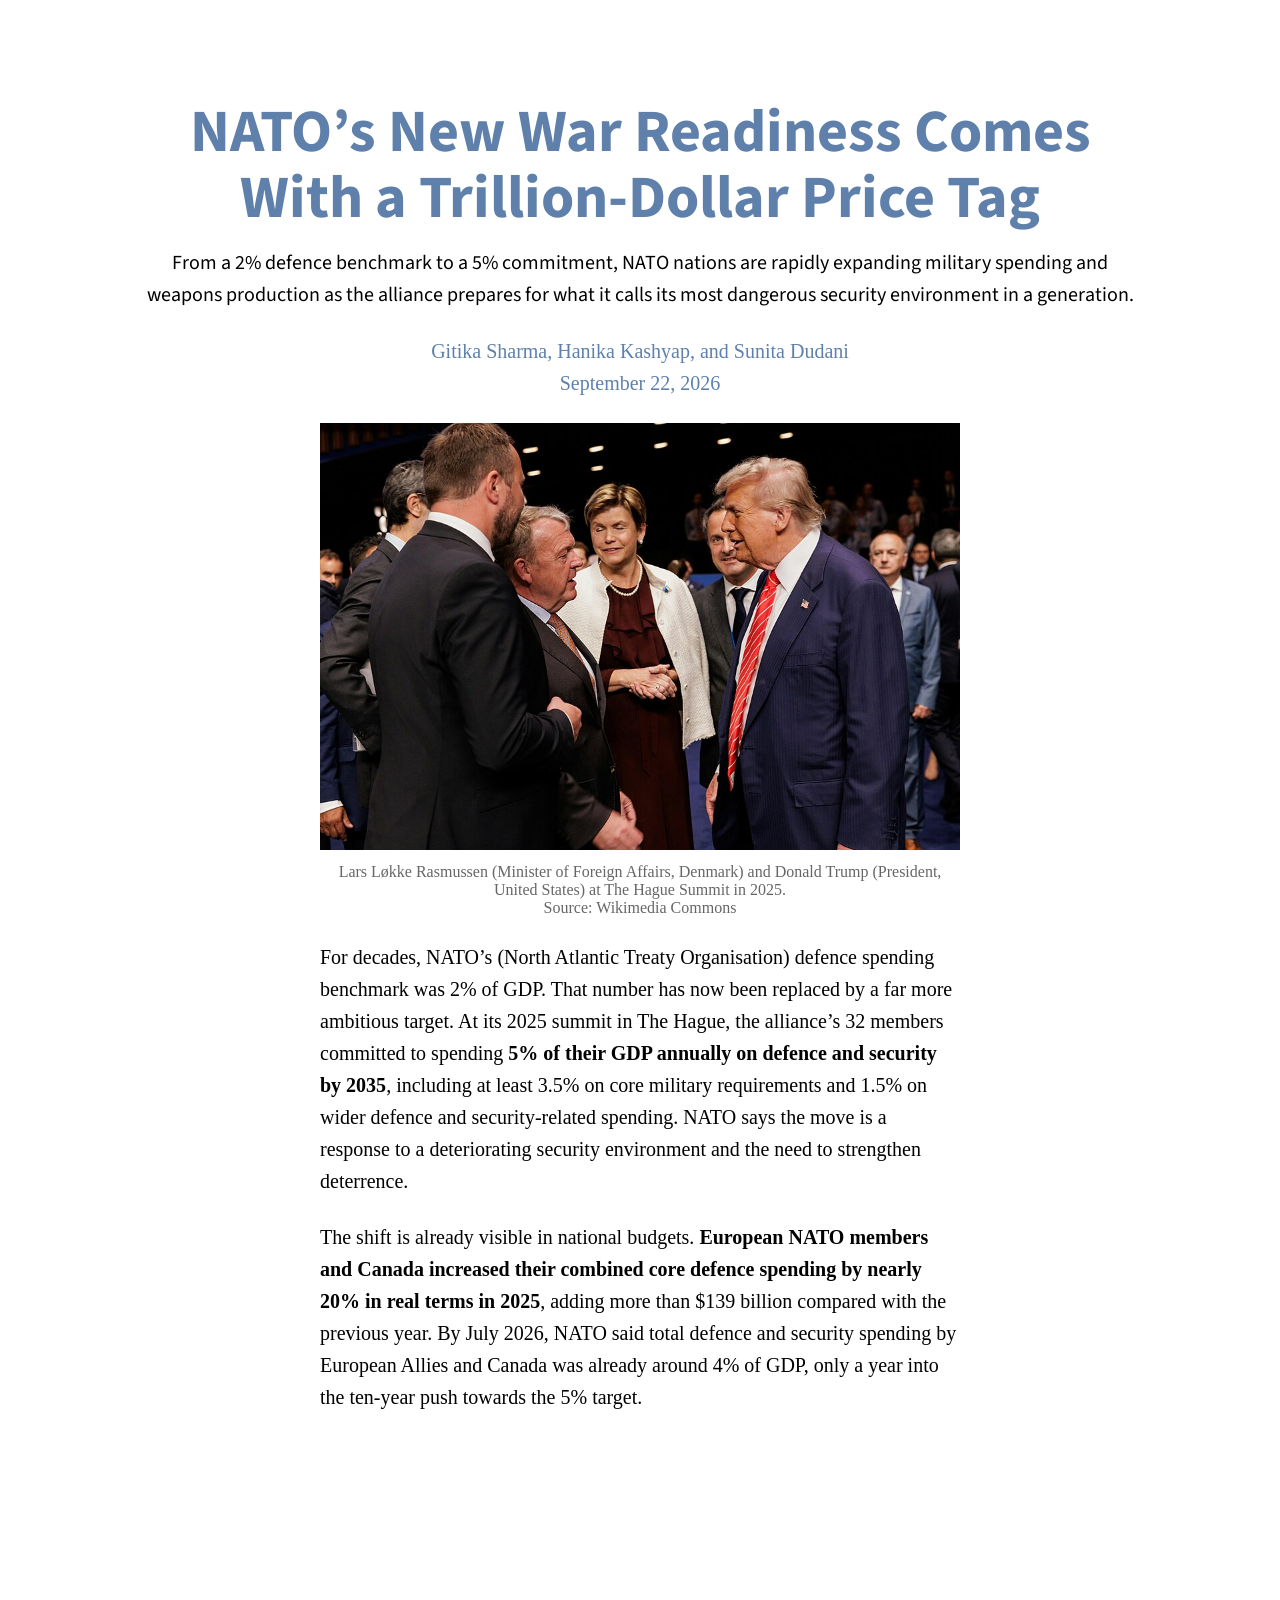
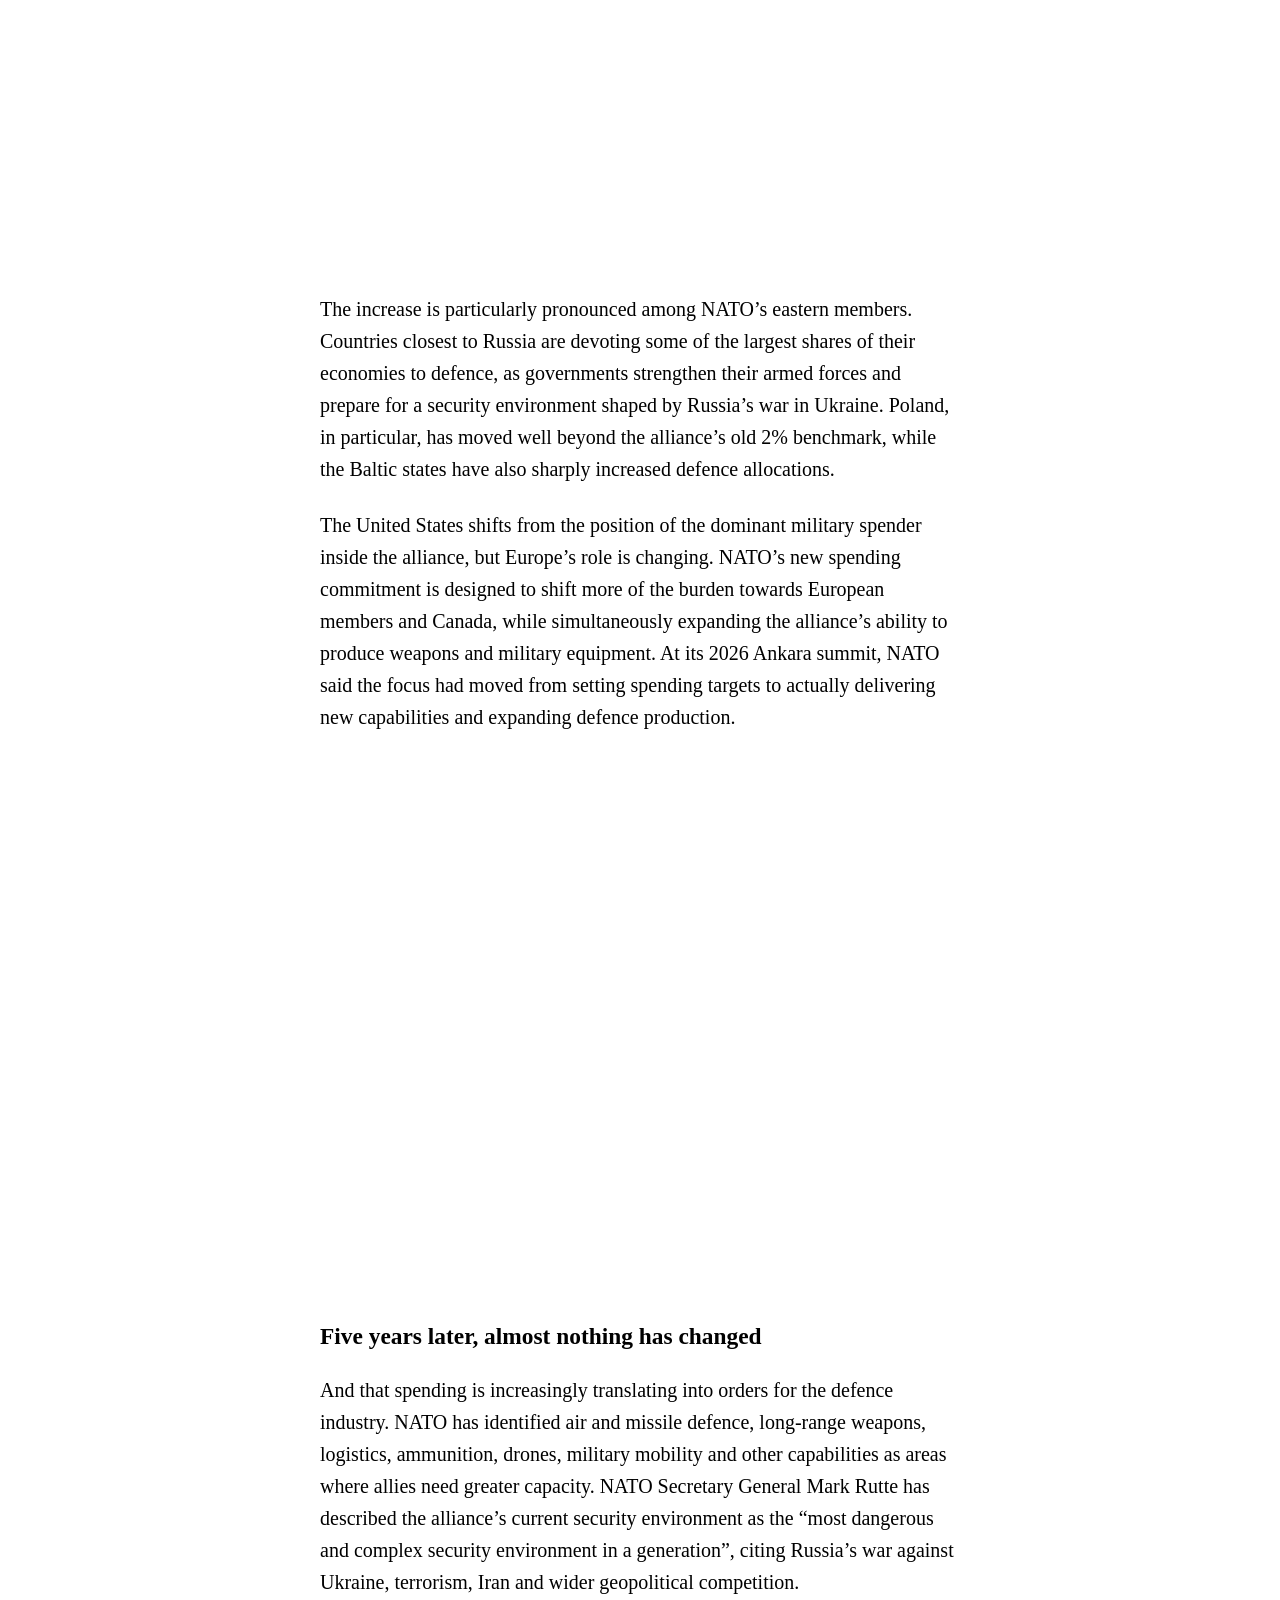
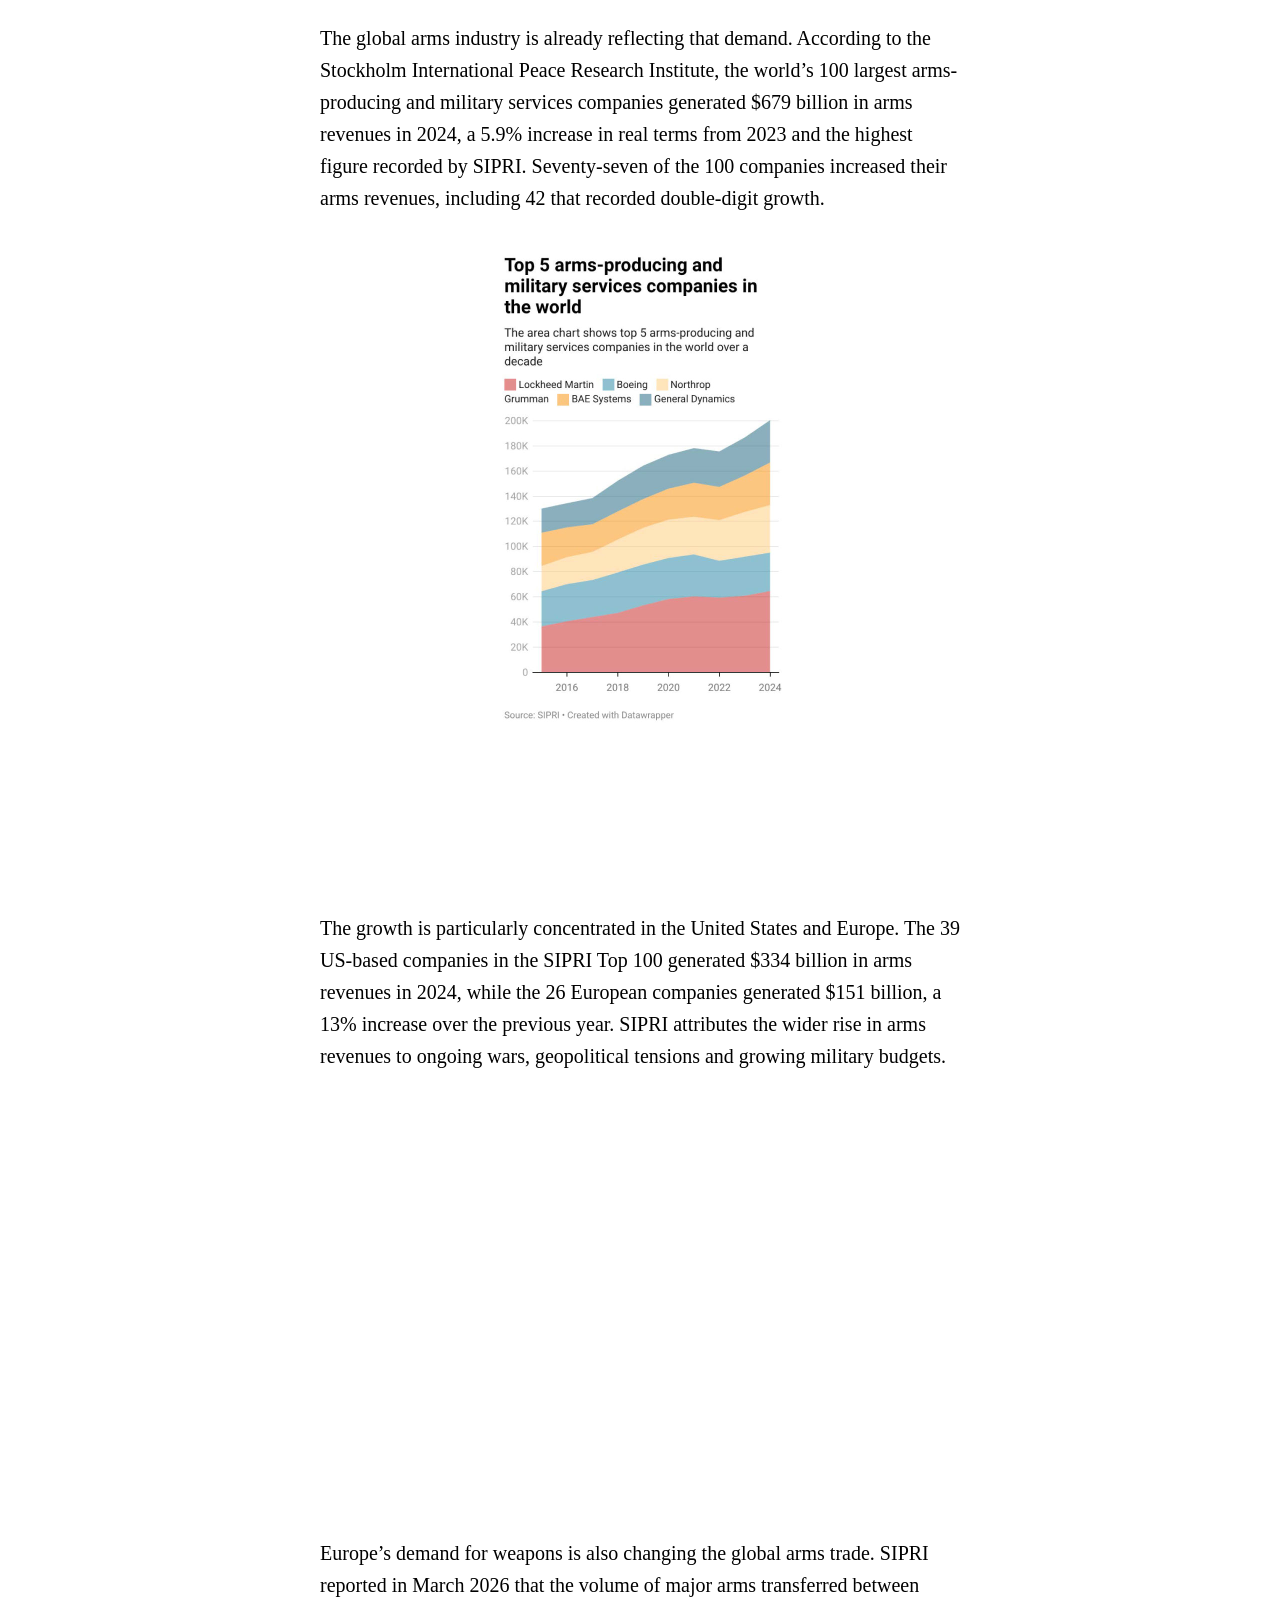
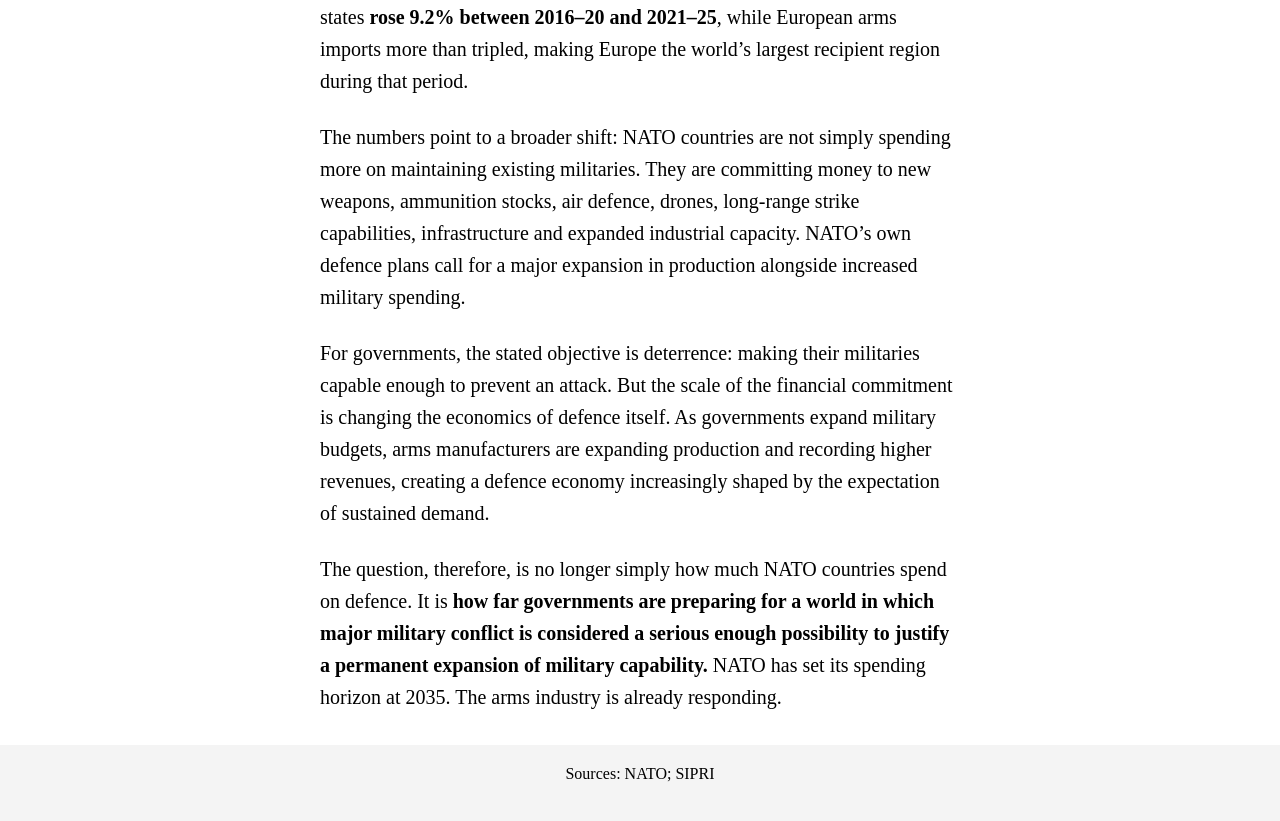
<file: index.html>
<!DOCTYPE html>
<html>

<head>
    <meta charset="utf-8">
    <meta name="viewport" content="width=device-width, initial-scale=1">
    <title>NATO and defence expenditure</title>

    <!-- Google fonts -->
    <link rel="preconnect" href="https://fonts.gstatic.com" crossorigin>
    <link rel="preconnect" href="https://fonts.googleapis.com">
    <link rel="preconnect" href="https://fonts.gstatic.com" crossorigin>
    <link href="https://fonts.googleapis.com/css2?family=Lora:ital,wght@0,400;0,700;1,400;1,700&display=swap"
        rel="stylesheet">
    <link href="https://fonts.googleapis.com/css2?family=Source+Sans+3:ital,wght@0,400;0,500;0,700;1,400;1,500&display=swap" rel="stylesheet">
    <link rel="stylesheet" href="style.css">
</head>

<body>
    <div class="content">
        <div class="header">
            <h1>NATO’s New War Readiness Comes With a Trillion-Dollar Price Tag</h1>
            <p class="subhead">From a 2% defence benchmark to a 5% commitment, NATO nations are rapidly expanding military spending and weapons production as the alliance prepares for what it calls its most dangerous security environment in a generation.</p>
        </div>
        <div class="byline">
            <p>Gitika Sharma, Hanika Kashyap, and Sunita Dudani<br> September 22, 2026</p>
        </div>
        <figure>
            <img
                src="nato-2025.jpg">
            <figcaption>Lars Løkke Rasmussen (Minister of Foreign Affairs, Denmark) and Donald Trump (President, United States) at The Hague Summit in 2025.<br>Source: Wikimedia Commons</figcaption>
        </figure>
        
    
    <p>For decades, NATO’s (North Atlantic Treaty Organisation) defence spending benchmark was 2% of GDP. That number has now been replaced by a far more ambitious target. At its 2025 summit in The Hague, the alliance’s 32 members committed to spending <b>5% of their GDP annually on defence and security by 2035</b>, including at least 3.5% on core military requirements and 1.5% on wider defence and security-related spending. NATO says the move is a response to a deteriorating security environment and the need to strengthen deterrence. </p>
    
    <p>The shift is already visible in national budgets. <b>European NATO members and Canada increased their combined core defence spending by nearly 20% in real terms in 2025</b>, adding more than $139 billion compared with the previous year. By July 2026, NATO said total defence and security spending by European Allies and Canada was already around 4% of GDP, only a year into the ten-year push towards the 5% target.</p>

    <iframe title="Defence spending as a share of GDP: 2014 vs 2026" aria-label="Scatter Plot" id="datawrapper-chart-FI1W0" src="https://datawrapper.dwcdn.net/FI1W0/2/" scrolling="no" frameborder="0" style="width: 0; min-width: 100% !important; border: none;" height="427" data-external="1"></iframe>
    
    <script type="text/javascript">(function(){function e(){window.addEventListener(`message`,function(e){if(e.data[`datawrapper-height`]!==void 0){var t=document.querySelectorAll(`iframe`);for(var n in e.data[`datawrapper-height`])for(var r=0,i;i=t[r];r++)if(i.contentWindow===e.source){var a=e.data[`datawrapper-height`][n]+`px`;i.style.height=a}}})}e()})();</script>

    <p>The increase is particularly pronounced among NATO’s eastern members. Countries closest to Russia are devoting some of the largest shares of their economies to defence, as governments strengthen their armed forces and prepare for a security environment shaped by Russia’s war in Ukraine. Poland, in particular, has moved well beyond the alliance’s old 2% benchmark, while the Baltic states have also sharply increased defence allocations.</p>

    <p>The United States shifts from the position of the dominant military spender inside the alliance, but Europe’s role is changing. NATO’s new spending commitment is designed to shift more of the burden towards European members and Canada, while simultaneously expanding the alliance’s ability to produce weapons and military equipment. At its 2026 Ankara summit, NATO said the focus had moved from setting spending targets to actually delivering new capabilities and expanding defence production.</p>

    <iframe title="Countries with highest government spending, 2021 - 2025" aria-label="Area Chart" id="datawrapper-chart-WhHTd" src="https://datawrapper.dwcdn.net/WhHTd/7/" scrolling="no" frameborder="0" style="width: 0; min-width: 100% !important; border: none;" height="514" data-external="1"></iframe>
    
    <script type="text/javascript">(function(){function e(){window.addEventListener(`message`,function(e){if(e.data[`datawrapper-height`]!==void 0){var t=document.querySelectorAll(`iframe`);for(var n in e.data[`datawrapper-height`])for(var r=0,i;i=t[r];r++)if(i.contentWindow===e.source){var a=e.data[`datawrapper-height`][n]+`px`;i.style.height=a}}})}e()})();</script>

    <h3>Five years later, almost nothing has changed</h3>
        
    <p>And that spending is increasingly translating into orders for the defence industry. NATO has identified air and missile defence, long-range weapons, logistics, ammunition, drones, military mobility and other capabilities as areas where allies need greater capacity. NATO Secretary General Mark Rutte has described the alliance’s current security environment as the “most dangerous and complex security environment in a generation”, citing Russia’s war against Ukraine, terrorism, Iran and wider geopolitical competition.</p>
        
    <p>The global arms industry is already reflecting that demand. According to the Stockholm International Peace Research Institute, the world’s 100 largest arms-producing and military services companies generated $679 billion in arms revenues in 2024, a 5.9% increase in real terms from 2023 and the highest figure recorded by SIPRI. Seventy-seven of the 100 companies increased their arms revenues, including 42 that recorded double-digit growth. </p>

    <div class="full-width">
        <p class="visually-hidden">The graphic has three scatter plots showing where Deepti Sharma stands compared to other bowlers in Tests, ODIs and T20Is. All players are shown using yellow dots while Deepti Sharma is shown using a red dot.</p>
        <iframe id="defence-iframe" src="ai2html_defence/Finalgraphfile 2.html" width="100%" frameborder="0"></iframe>
    </div>

    <p>The growth is particularly concentrated in the United States and Europe. The 39 US-based companies in the SIPRI Top 100 generated $334 billion in arms revenues in 2024, while the 26 European companies generated $151 billion, a 13% increase over the previous year. SIPRI attributes the wider rise in arms revenues to ongoing wars, geopolitical tensions and growing military budgets.</p>

    <iframe title="United States Dominates the Top 100 Arms and Military Services  Companies" aria-label="Symbol map" id="datawrapper-chart-dieeA" src="https://datawrapper.dwcdn.net/dieeA/3/" scrolling="no" frameborder="0" style="width: 0; min-width: 100% !important; border: none;" height="412" data-external="1"></iframe>
    
    <script type="text/javascript">(function(){function e(){window.addEventListener(`message`,function(e){if(e.data[`datawrapper-height`]!==void 0){var t=document.querySelectorAll(`iframe`);for(var n in e.data[`datawrapper-height`])for(var r=0,i;i=t[r];r++)if(i.contentWindow===e.source){var a=e.data[`datawrapper-height`][n]+`px`;i.style.height=a}}})}e()})();</script>

    <p>Europe’s demand for weapons is also changing the global arms trade. SIPRI reported in March 2026 that the volume of major arms transferred between states <b>rose 9.2% between 2016–20 and 2021–25</b>, while European arms imports more than tripled, making Europe the world’s largest recipient region during that period.</p>

    <p>The numbers point to a broader shift: NATO countries are not simply spending more on maintaining existing militaries. They are committing money to new weapons, ammunition stocks, air defence, drones, long-range strike capabilities, infrastructure and expanded industrial capacity. NATO’s own defence plans call for a major expansion in production alongside increased military spending. </p>

    <p>For governments, the stated objective is deterrence: making their militaries capable enough to prevent an attack. But the scale of the financial commitment is changing the economics of defence itself. As governments expand military budgets, arms manufacturers are expanding production and recording higher revenues, creating a defence economy increasingly shaped by the expectation of sustained demand.</p>

    <p>The question, therefore, is no longer simply how much NATO countries spend on defence. It is <b>how far governments are preparing for a world in which major military conflict is considered a serious enough possibility to justify a permanent expansion of military capability.</b> NATO has set its spending horizon at 2035. The arms industry is already responding.</p>
    </div>

<div class="footer">
    <div class="content">
        <p>Sources: NATO; SIPRI</p>
            
    </div>
</div>
     
</body>

</html>
</file>
<file: style.css>
body {
    margin: 0;
    font-size: 20px;
    font-family: Source Sans 3, serif;
    text-rendering: optimizeLegibility;
    /* background-color: #d7dde8; */
}

.content {
    max-width: 640px;
    margin: auto;
}

.header {
    padding: 3em 0;
}

a {
    color: #f05349;
}

.byline {
    font-size: 1em;
    text-align: center;
    margin-top: -3em;
    color: #5e80ab;
    max-width: 800px; /* or increase the value */
    width: 100%;
}

figure {
    margin: 0;
    padding-bottom: 1.2em;
    max-width: none;
}

figcaption {
    font-size: 0.8em;
    text-align: center;
    margin-top: 0.5em;
    color: #666;
}

h1 {
    font-family: "Source Sans 3", sans-serif;
    font-weight: bold;
    font-size: 3em;
    line-height: 1.1;
    width: 100vw;
    position: relative;
    left: 50%;
    right: 50%;
    margin-left: -50vw;
    margin-right: -50vw;
    margin-bottom: 0.25em;
    color: #5e80ab;
    box-sizing: border-box;
    padding-left: max(0.5em, calc(50vw - 320px));
    padding-right: max(0.5em, calc(50vw - 320px));
    text-align: center;
}

.subhead {
    font-family: "Source Sans 3", sans-serif;
    width: 100vw;
    position: relative;
    left: 50%;
    right: 50%;
    margin-left: -50vw;
    margin-right: -50vw;
    font-size: 1em;
    margin-bottom: 0em;
    box-sizing: border-box;
    padding-left: max(0.5em, calc(50vw - 320px));
    padding-right: max(0.5em, calc(50vw - 320px));
    text-align: center;
}

@media (min-width: 640px) {
    h1,
    .subhead {
        padding-left: max(0.5em, calc(50vw - 500px));
        padding-right: max(0.5em, calc(50vw - 500px));
    }
}

iframe,
img,
video {
    max-width: 100%;
}

p {
    line-height: 1.6;
    margin: 0;
    padding-bottom: 1.2em;
}

iframe {
    padding-bottom: 1.2em;
}

code {
    font-family: 'Courier New', monospace;
    background: #fffbaf;
    font-size: 0.85em;
}

.full-width figure {
    text-align: center;
}

/* margin on mobile */
@media (max-width: 640px) {
    body {
        font-size: 18px;
    }

    .content {
        padding-left: 0.5em;
        padding-right: 0.5em;
    }
}

#defence-iframe {
    width: 100%;
    height: 700px;
    border: none;
    display: block;
}

@media (min-width: 1000px) {
    #defence-iframe {
        height: 650px;
    }
}

#g-game-format-box p {
    font-family: 'Source Sans 3', sans-serif;
}

.visually-hidden {
    position: absolute;
    width: 1px;
    height: 1px;
    overflow: hidden;
    clip: rect(0, 0, 0, 0);
    white-space: nowrap;
}

.footer {
            background: #f4f4f4;
            text-align: center;
            font-size: 0.8em;
            margin-top: 0.5em;
            padding: 1em 0;
        }
</file>
